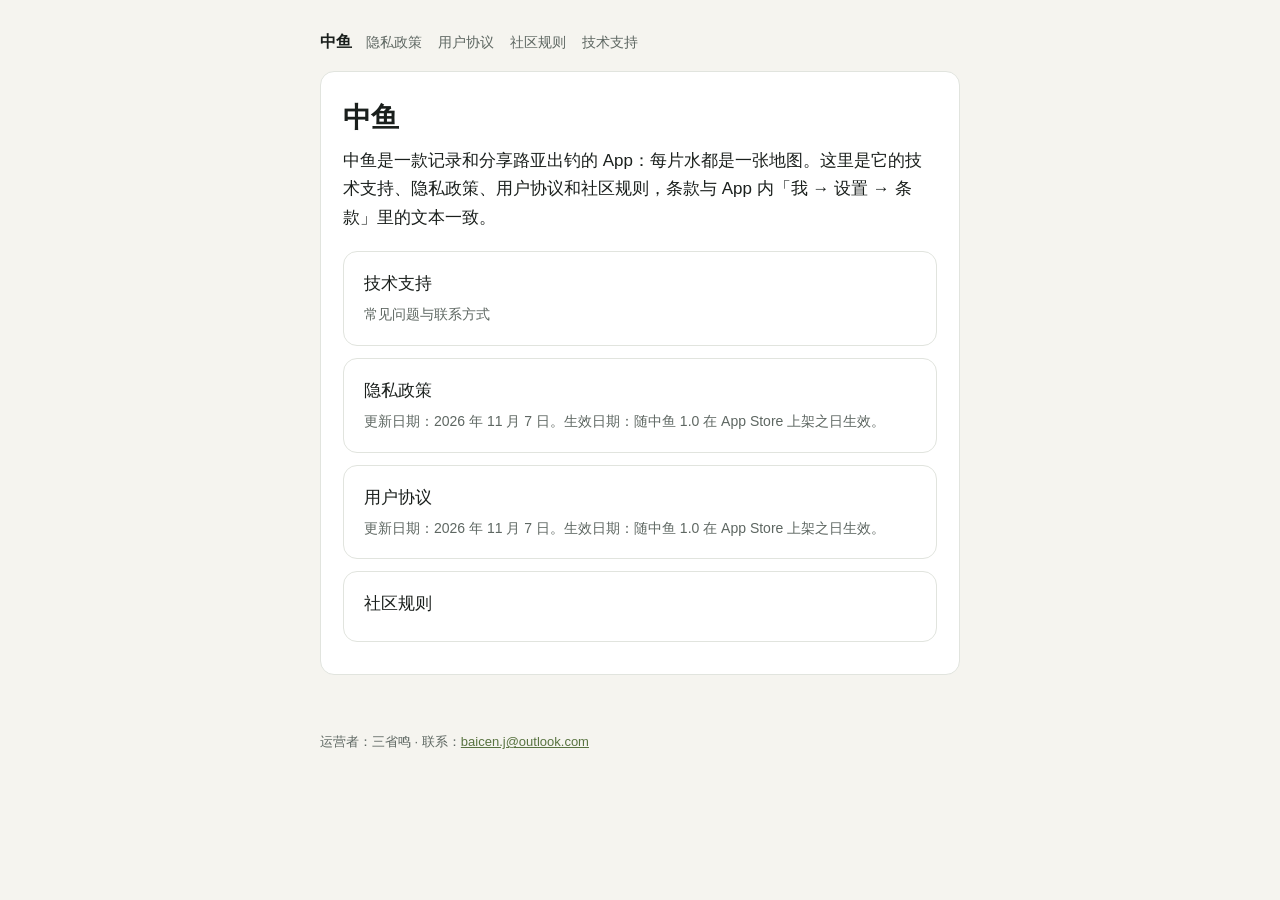
<file: index.html>
<!doctype html><html lang="zh-CN"><head><meta charset="utf-8"><meta name="viewport" content="width=device-width,initial-scale=1,viewport-fit=cover"><meta name="theme-color" content="#F5F4EF"><title>支持与条款 · 中鱼</title><link rel="icon" href="data:,"><link rel="stylesheet" href="style.css"></head><body><header><a class="brand" href="./">中鱼</a><nav aria-label="条款"><a href="legal/privacy/">隐私政策</a><a href="legal/terms/">用户协议</a><a href="legal/community/">社区规则</a><a href="support/">技术支持</a></nav></header><main><article><h1>中鱼</h1><p>中鱼是一款记录和分享路亚出钓的 App：每片水都是一张地图。这里是它的技术支持、隐私政策、用户协议和社区规则，条款与 App 内「我 → 设置 → 条款」里的文本一致。</p><div class="index"><a href="support/">技术支持<span>常见问题与联系方式</span></a><a href="legal/privacy/">隐私政策<span>更新日期：2026 年 11 月 7 日。生效日期：随中鱼 1.0 在 App Store 上架之日生效。</span></a><a href="legal/terms/">用户协议<span>更新日期：2026 年 11 月 7 日。生效日期：随中鱼 1.0 在 App Store 上架之日生效。</span></a><a href="legal/community/">社区规则<span></span></a></div></article></main><footer>运营者：三省鸣 · 联系：<a href="mailto:baicen.j@outlook.com">baicen.j@outlook.com</a></footer></body></html>
</file>
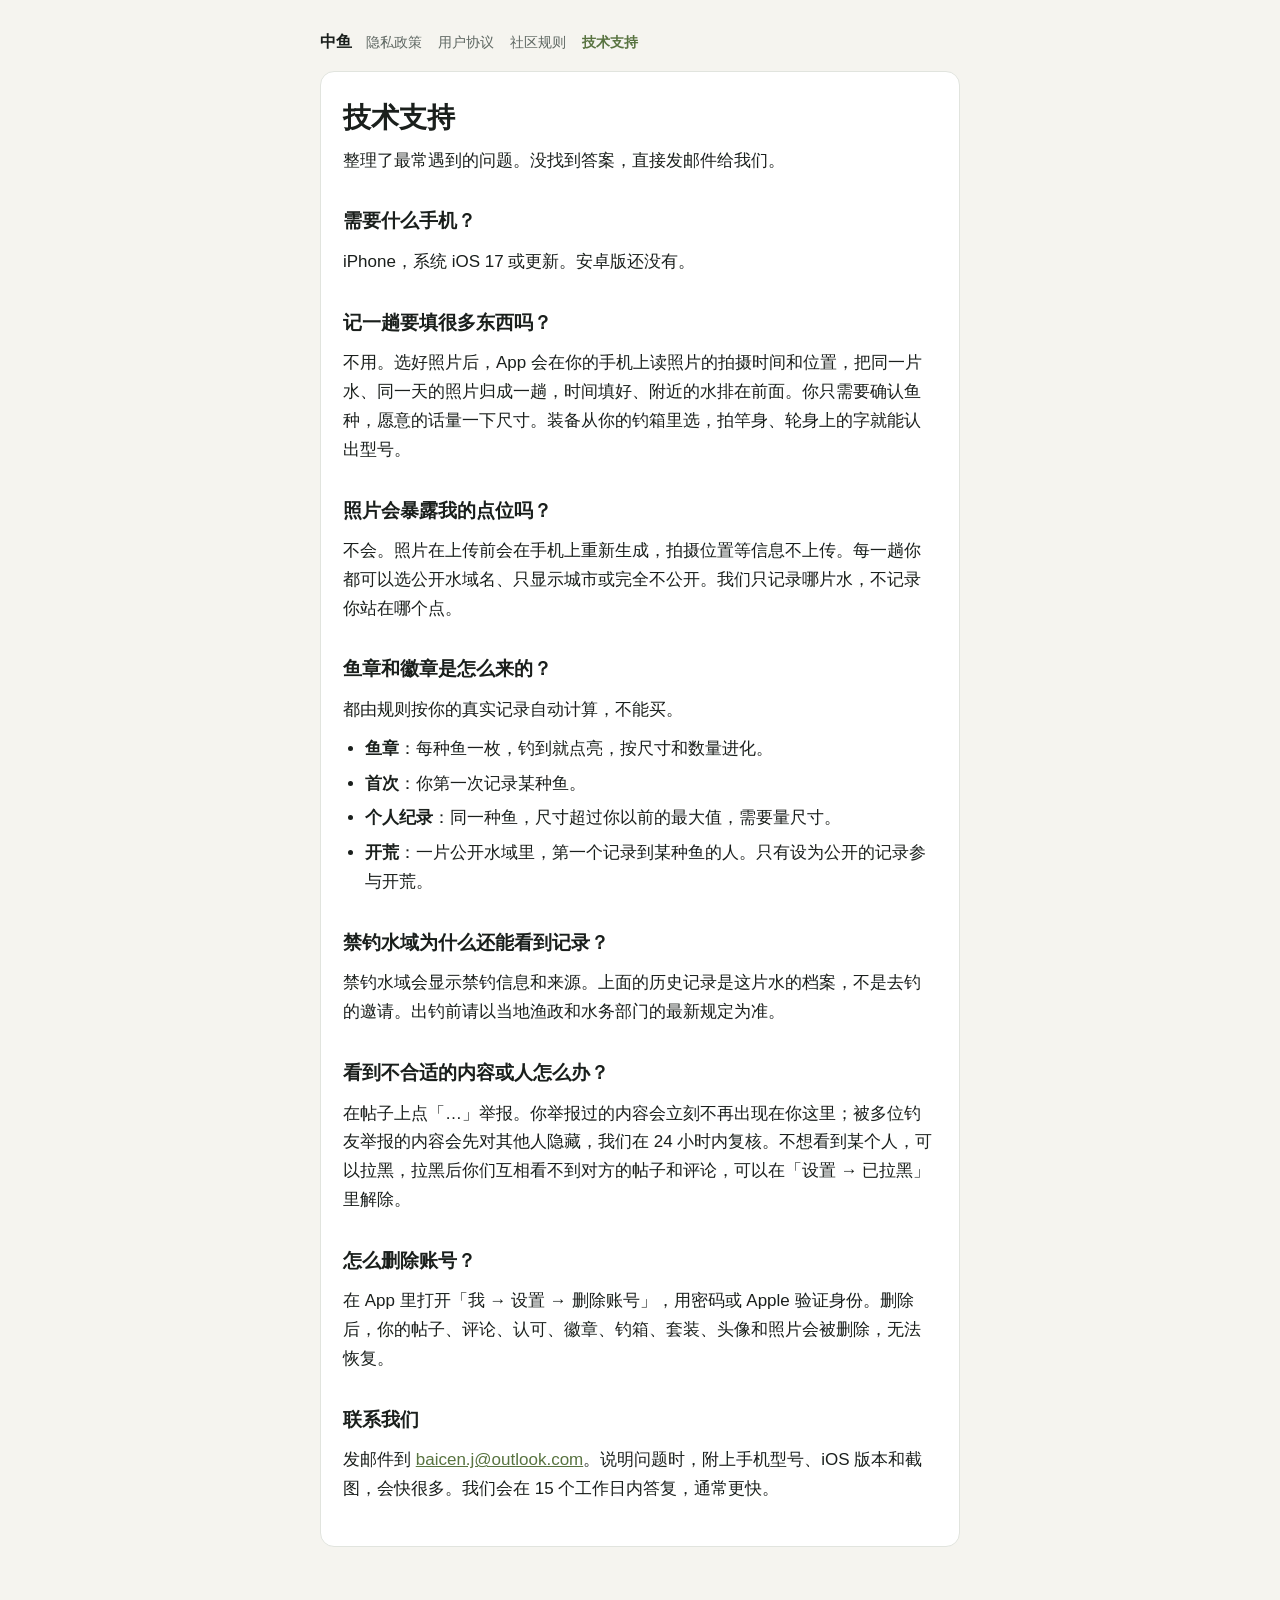
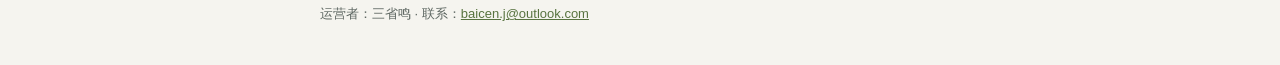
<file: support/index.html>
<!doctype html><html lang="zh-CN"><head><meta charset="utf-8"><meta name="viewport" content="width=device-width,initial-scale=1,viewport-fit=cover"><meta name="theme-color" content="#F5F4EF"><title>技术支持 · 中鱼</title><link rel="icon" href="data:,"><link rel="stylesheet" href="../style.css"></head><body><header><a class="brand" href="../">中鱼</a><nav aria-label="条款"><a href="../legal/privacy/">隐私政策</a><a href="../legal/terms/">用户协议</a><a href="../legal/community/">社区规则</a><a href="../support/" aria-current="page">技术支持</a></nav></header><main><article><h1>技术支持</h1><p>整理了最常遇到的问题。没找到答案，直接发邮件给我们。</p>
<h2>需要什么手机？</h2>
<p>iPhone，系统 iOS 17 或更新。安卓版还没有。</p>
<h2>记一趟要填很多东西吗？</h2>
<p>不用。选好照片后，App 会在你的手机上读照片的拍摄时间和位置，把同一片水、同一天的照片归成一趟，时间填好、附近的水排在前面。你只需要确认鱼种，愿意的话量一下尺寸。装备从你的钓箱里选，拍竿身、轮身上的字就能认出型号。</p>
<h2>照片会暴露我的点位吗？</h2>
<p>不会。照片在上传前会在手机上重新生成，拍摄位置等信息不上传。每一趟你都可以选公开水域名、只显示城市或完全不公开。我们只记录哪片水，不记录你站在哪个点。</p>
<h2>鱼章和徽章是怎么来的？</h2>
<p>都由规则按你的真实记录自动计算，不能买。</p>
<ul>
<li><strong>鱼章</strong>：每种鱼一枚，钓到就点亮，按尺寸和数量进化。</li>
<li><strong>首次</strong>：你第一次记录某种鱼。</li>
<li><strong>个人纪录</strong>：同一种鱼，尺寸超过你以前的最大值，需要量尺寸。</li>
<li><strong>开荒</strong>：一片公开水域里，第一个记录到某种鱼的人。只有设为公开的记录参与开荒。</li>
</ul>
<h2>禁钓水域为什么还能看到记录？</h2>
<p>禁钓水域会显示禁钓信息和来源。上面的历史记录是这片水的档案，不是去钓的邀请。出钓前请以当地渔政和水务部门的最新规定为准。</p>
<h2>看到不合适的内容或人怎么办？</h2>
<p>在帖子上点「…」举报。你举报过的内容会立刻不再出现在你这里；被多位钓友举报的内容会先对其他人隐藏，我们在 24 小时内复核。不想看到某个人，可以拉黑，拉黑后你们互相看不到对方的帖子和评论，可以在「设置 → 已拉黑」里解除。</p>
<h2>怎么删除账号？</h2>
<p>在 App 里打开「我 → 设置 → 删除账号」，用密码或 Apple 验证身份。删除后，你的帖子、评论、认可、徽章、钓箱、套装、头像和照片会被删除，无法恢复。</p>
<h2>联系我们</h2>
<p>发邮件到 <a href="mailto:baicen.j@outlook.com">baicen.j@outlook.com</a>。说明问题时，附上手机型号、iOS 版本和截图，会快很多。我们会在 15 个工作日内答复，通常更快。</p></article></main><footer>运营者：三省鸣 · 联系：<a href="mailto:baicen.j@outlook.com">baicen.j@outlook.com</a></footer></body></html>
</file>
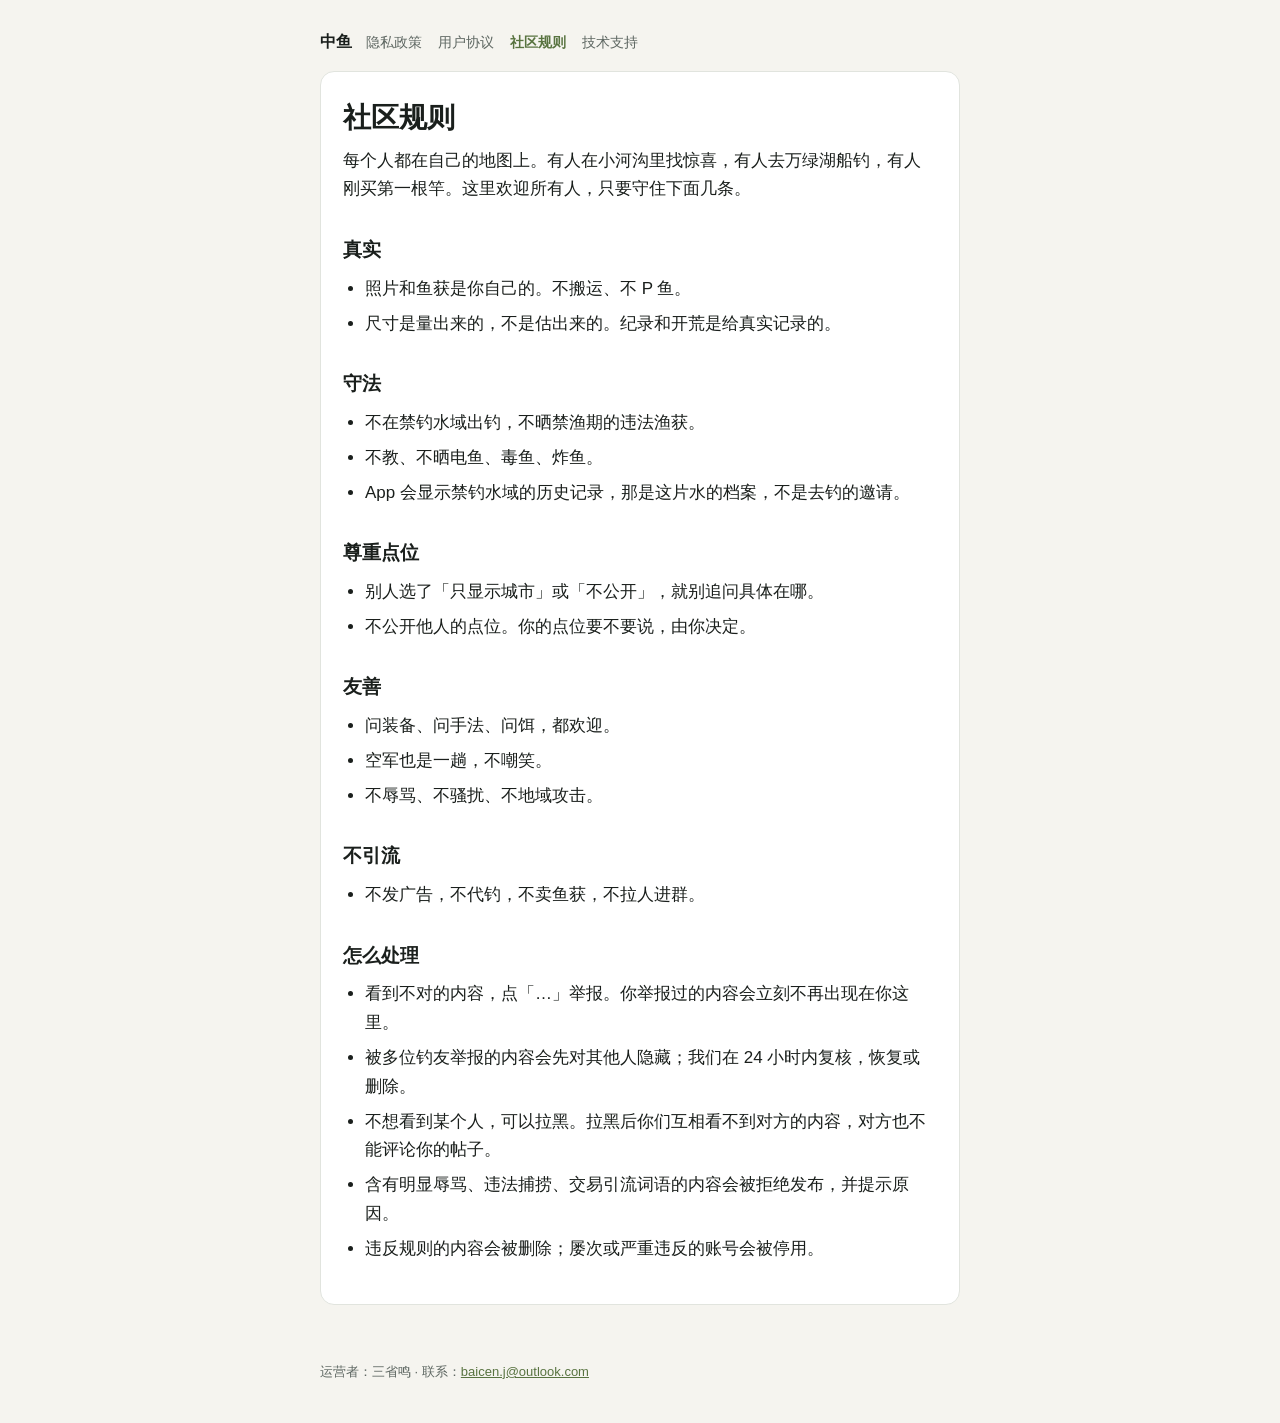
<file: legal/community/index.html>
<!doctype html><html lang="zh-CN"><head><meta charset="utf-8"><meta name="viewport" content="width=device-width,initial-scale=1,viewport-fit=cover"><meta name="theme-color" content="#F5F4EF"><title>社区规则 · 中鱼</title><link rel="icon" href="data:,"><link rel="stylesheet" href="../../style.css"></head><body><header><a class="brand" href="../../">中鱼</a><nav aria-label="条款"><a href="../../legal/privacy/">隐私政策</a><a href="../../legal/terms/">用户协议</a><a href="../../legal/community/" aria-current="page">社区规则</a><a href="../../support/">技术支持</a></nav></header><main><article><h1>社区规则</h1><p>每个人都在自己的地图上。有人在小河沟里找惊喜，有人去万绿湖船钓，有人刚买第一根竿。这里欢迎所有人，只要守住下面几条。</p>
<h2>真实</h2>
<ul>
<li>照片和鱼获是你自己的。不搬运、不 P 鱼。</li>
<li>尺寸是量出来的，不是估出来的。纪录和开荒是给真实记录的。</li>
</ul>
<h2>守法</h2>
<ul>
<li>不在禁钓水域出钓，不晒禁渔期的违法渔获。</li>
<li>不教、不晒电鱼、毒鱼、炸鱼。</li>
<li>App 会显示禁钓水域的历史记录，那是这片水的档案，不是去钓的邀请。</li>
</ul>
<h2>尊重点位</h2>
<ul>
<li>别人选了「只显示城市」或「不公开」，就别追问具体在哪。</li>
<li>不公开他人的点位。你的点位要不要说，由你决定。</li>
</ul>
<h2>友善</h2>
<ul>
<li>问装备、问手法、问饵，都欢迎。</li>
<li>空军也是一趟，不嘲笑。</li>
<li>不辱骂、不骚扰、不地域攻击。</li>
</ul>
<h2>不引流</h2>
<ul>
<li>不发广告，不代钓，不卖鱼获，不拉人进群。</li>
</ul>
<h2>怎么处理</h2>
<ul>
<li>看到不对的内容，点「…」举报。你举报过的内容会立刻不再出现在你这里。</li>
<li>被多位钓友举报的内容会先对其他人隐藏；我们在 24 小时内复核，恢复或删除。</li>
<li>不想看到某个人，可以拉黑。拉黑后你们互相看不到对方的内容，对方也不能评论你的帖子。</li>
<li>含有明显辱骂、违法捕捞、交易引流词语的内容会被拒绝发布，并提示原因。</li>
<li>违反规则的内容会被删除；屡次或严重违反的账号会被停用。</li>
</ul></article></main><footer>运营者：三省鸣 · 联系：<a href="mailto:baicen.j@outlook.com">baicen.j@outlook.com</a></footer></body></html>
</file>
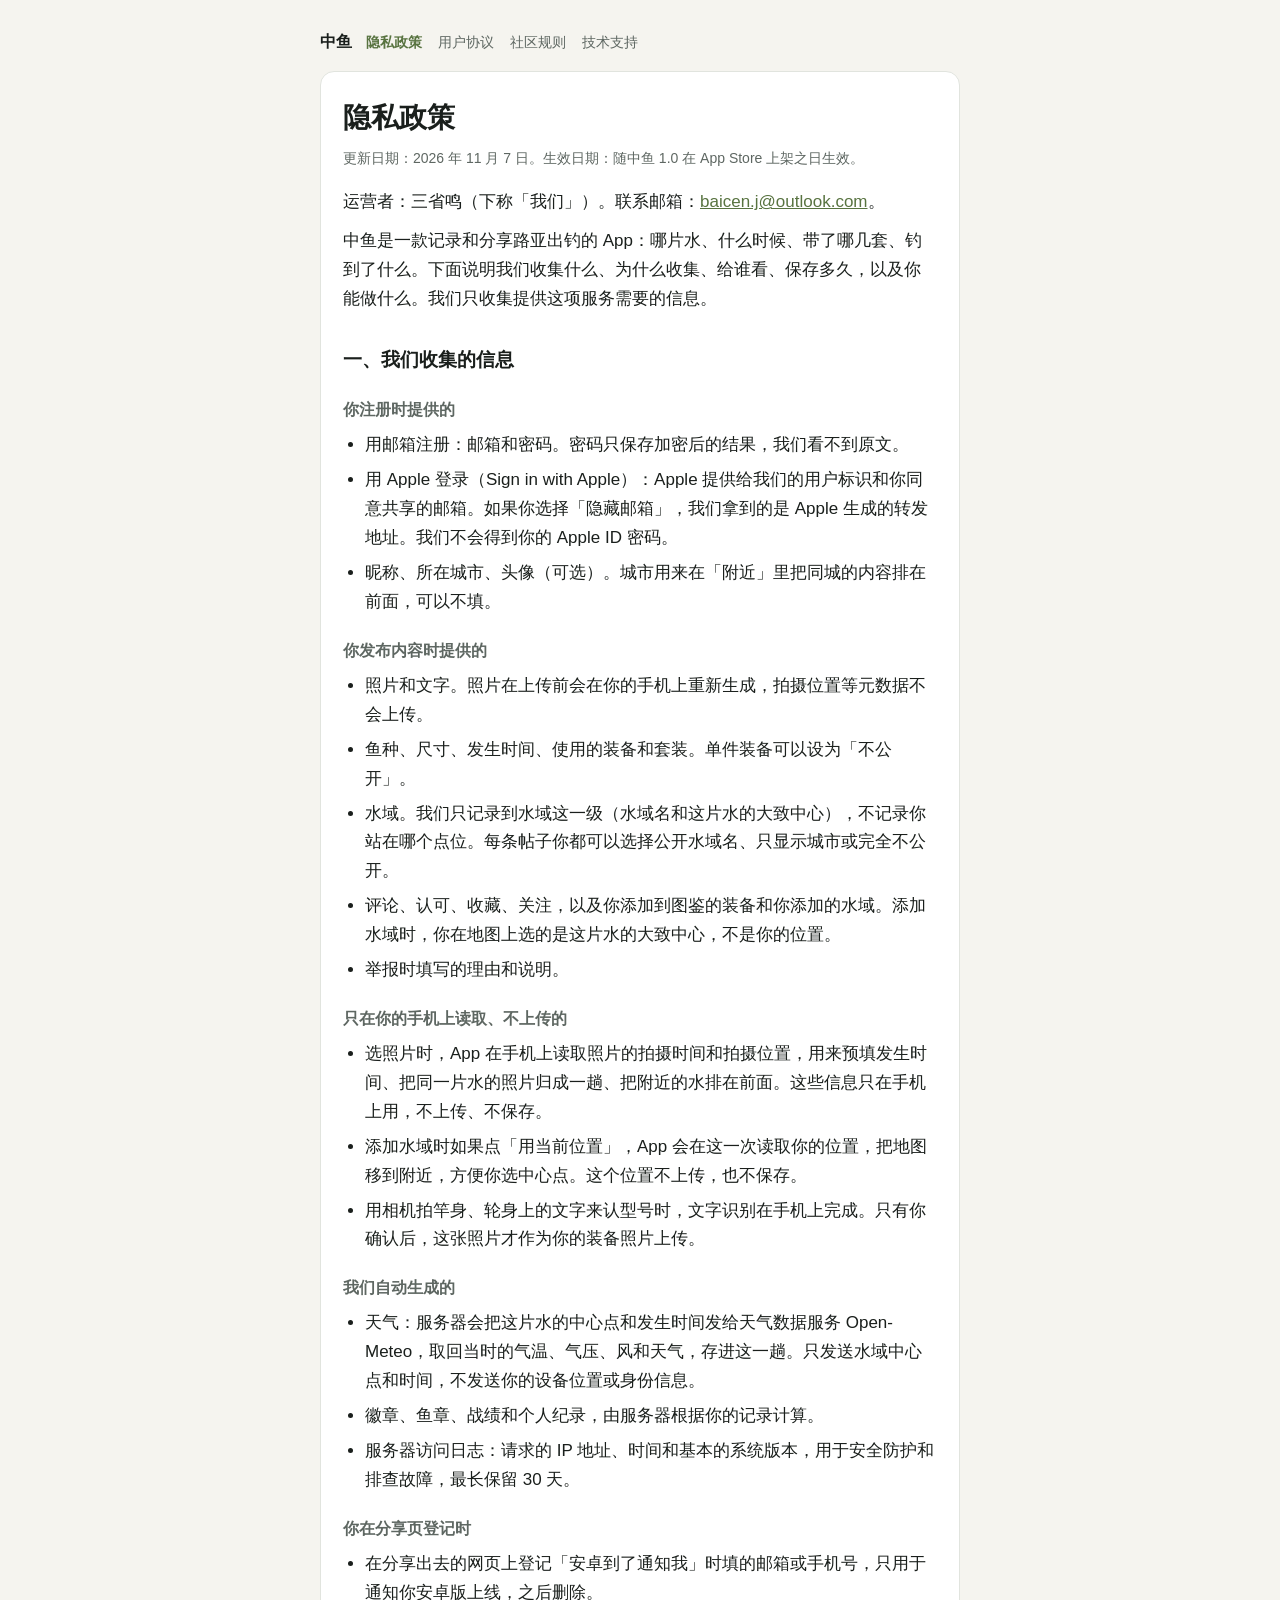
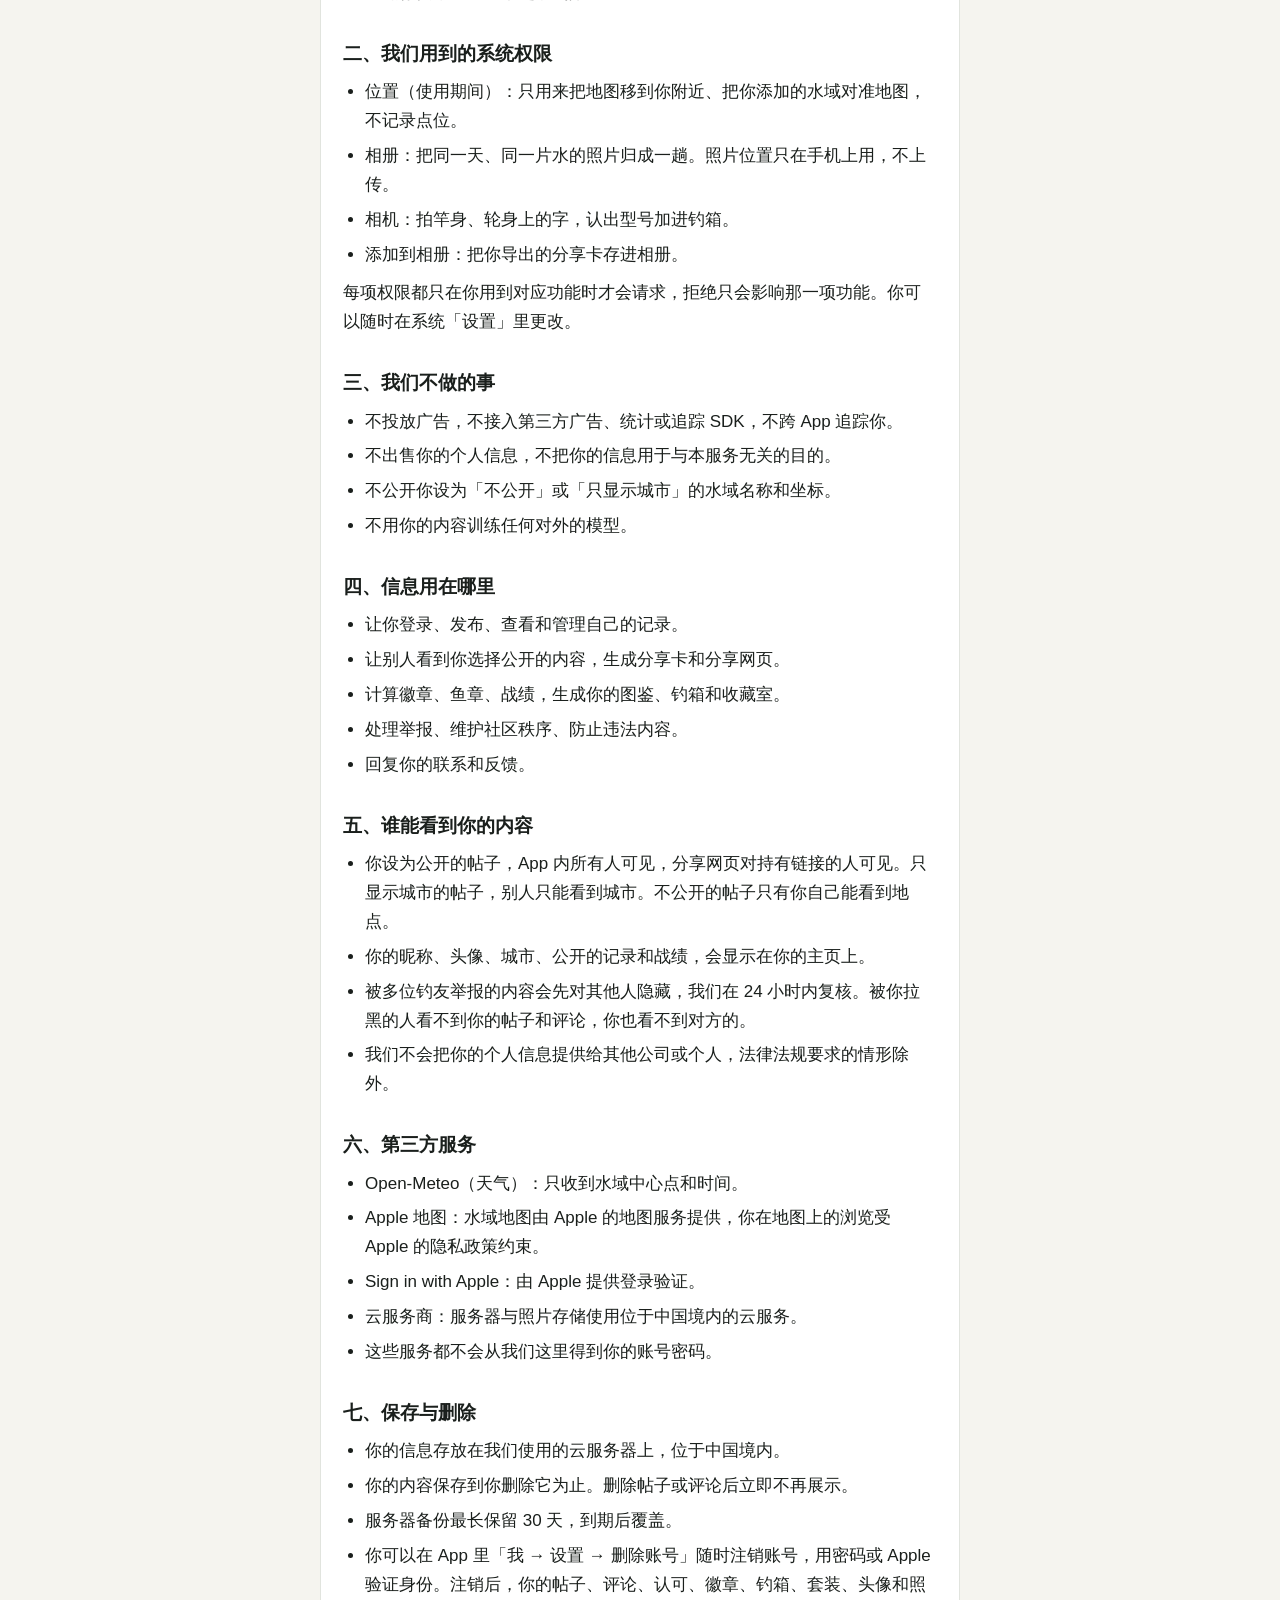
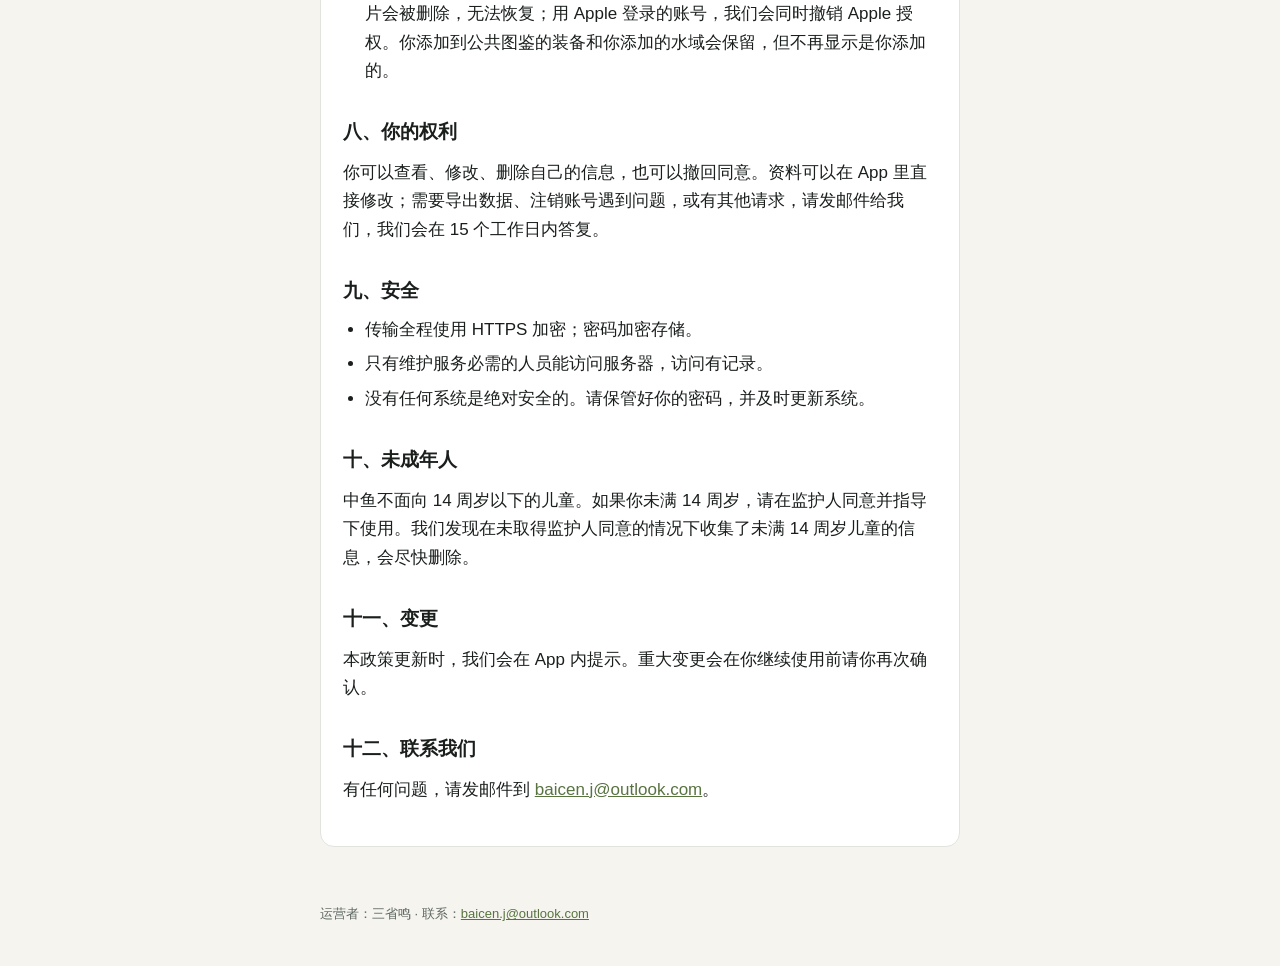
<file: legal/privacy/index.html>
<!doctype html><html lang="zh-CN"><head><meta charset="utf-8"><meta name="viewport" content="width=device-width,initial-scale=1,viewport-fit=cover"><meta name="theme-color" content="#F5F4EF"><title>隐私政策 · 中鱼</title><link rel="icon" href="data:,"><link rel="stylesheet" href="../../style.css"></head><body><header><a class="brand" href="../../">中鱼</a><nav aria-label="条款"><a href="../../legal/privacy/" aria-current="page">隐私政策</a><a href="../../legal/terms/">用户协议</a><a href="../../legal/community/">社区规则</a><a href="../../support/">技术支持</a></nav></header><main><article><h1>隐私政策</h1><p class="meta">更新日期：2026 年 11 月 7 日。生效日期：随中鱼 1.0 在 App Store 上架之日生效。</p><p>运营者：三省鸣（下称「我们」）。联系邮箱：<a href="mailto:baicen.j@outlook.com">baicen.j@outlook.com</a>。</p>
<p>中鱼是一款记录和分享路亚出钓的 App：哪片水、什么时候、带了哪几套、钓到了什么。下面说明我们收集什么、为什么收集、给谁看、保存多久，以及你能做什么。我们只收集提供这项服务需要的信息。</p>
<h2>一、我们收集的信息</h2>
<h3>你注册时提供的</h3>
<ul>
<li>用邮箱注册：邮箱和密码。密码只保存加密后的结果，我们看不到原文。</li>
<li>用 Apple 登录（Sign in with Apple）：Apple 提供给我们的用户标识和你同意共享的邮箱。如果你选择「隐藏邮箱」，我们拿到的是 Apple 生成的转发地址。我们不会得到你的 Apple ID 密码。</li>
<li>昵称、所在城市、头像（可选）。城市用来在「附近」里把同城的内容排在前面，可以不填。</li>
</ul>
<h3>你发布内容时提供的</h3>
<ul>
<li>照片和文字。照片在上传前会在你的手机上重新生成，拍摄位置等元数据不会上传。</li>
<li>鱼种、尺寸、发生时间、使用的装备和套装。单件装备可以设为「不公开」。</li>
<li>水域。我们只记录到水域这一级（水域名和这片水的大致中心），不记录你站在哪个点位。每条帖子你都可以选择公开水域名、只显示城市或完全不公开。</li>
<li>评论、认可、收藏、关注，以及你添加到图鉴的装备和你添加的水域。添加水域时，你在地图上选的是这片水的大致中心，不是你的位置。</li>
<li>举报时填写的理由和说明。</li>
</ul>
<h3>只在你的手机上读取、不上传的</h3>
<ul>
<li>选照片时，App 在手机上读取照片的拍摄时间和拍摄位置，用来预填发生时间、把同一片水的照片归成一趟、把附近的水排在前面。这些信息只在手机上用，不上传、不保存。</li>
<li>添加水域时如果点「用当前位置」，App 会在这一次读取你的位置，把地图移到附近，方便你选中心点。这个位置不上传，也不保存。</li>
<li>用相机拍竿身、轮身上的文字来认型号时，文字识别在手机上完成。只有你确认后，这张照片才作为你的装备照片上传。</li>
</ul>
<h3>我们自动生成的</h3>
<ul>
<li>天气：服务器会把这片水的中心点和发生时间发给天气数据服务 Open-Meteo，取回当时的气温、气压、风和天气，存进这一趟。只发送水域中心点和时间，不发送你的设备位置或身份信息。</li>
<li>徽章、鱼章、战绩和个人纪录，由服务器根据你的记录计算。</li>
<li>服务器访问日志：请求的 IP 地址、时间和基本的系统版本，用于安全防护和排查故障，最长保留 30 天。</li>
</ul>
<h3>你在分享页登记时</h3>
<ul>
<li>在分享出去的网页上登记「安卓到了通知我」时填的邮箱或手机号，只用于通知你安卓版上线，之后删除。</li>
</ul>
<h2>二、我们用到的系统权限</h2>
<ul>
<li>位置（使用期间）：只用来把地图移到你附近、把你添加的水域对准地图，不记录点位。</li>
<li>相册：把同一天、同一片水的照片归成一趟。照片位置只在手机上用，不上传。</li>
<li>相机：拍竿身、轮身上的字，认出型号加进钓箱。</li>
<li>添加到相册：把你导出的分享卡存进相册。</li>
</ul>
<p>每项权限都只在你用到对应功能时才会请求，拒绝只会影响那一项功能。你可以随时在系统「设置」里更改。</p>
<h2>三、我们不做的事</h2>
<ul>
<li>不投放广告，不接入第三方广告、统计或追踪 SDK，不跨 App 追踪你。</li>
<li>不出售你的个人信息，不把你的信息用于与本服务无关的目的。</li>
<li>不公开你设为「不公开」或「只显示城市」的水域名称和坐标。</li>
<li>不用你的内容训练任何对外的模型。</li>
</ul>
<h2>四、信息用在哪里</h2>
<ul>
<li>让你登录、发布、查看和管理自己的记录。</li>
<li>让别人看到你选择公开的内容，生成分享卡和分享网页。</li>
<li>计算徽章、鱼章、战绩，生成你的图鉴、钓箱和收藏室。</li>
<li>处理举报、维护社区秩序、防止违法内容。</li>
<li>回复你的联系和反馈。</li>
</ul>
<h2>五、谁能看到你的内容</h2>
<ul>
<li>你设为公开的帖子，App 内所有人可见，分享网页对持有链接的人可见。只显示城市的帖子，别人只能看到城市。不公开的帖子只有你自己能看到地点。</li>
<li>你的昵称、头像、城市、公开的记录和战绩，会显示在你的主页上。</li>
<li>被多位钓友举报的内容会先对其他人隐藏，我们在 24 小时内复核。被你拉黑的人看不到你的帖子和评论，你也看不到对方的。</li>
<li>我们不会把你的个人信息提供给其他公司或个人，法律法规要求的情形除外。</li>
</ul>
<h2>六、第三方服务</h2>
<ul>
<li>Open-Meteo（天气）：只收到水域中心点和时间。</li>
<li>Apple 地图：水域地图由 Apple 的地图服务提供，你在地图上的浏览受 Apple 的隐私政策约束。</li>
<li>Sign in with Apple：由 Apple 提供登录验证。</li>
<li>云服务商：服务器与照片存储使用位于中国境内的云服务。</li>
<li>这些服务都不会从我们这里得到你的账号密码。</li>
</ul>
<h2>七、保存与删除</h2>
<ul>
<li>你的信息存放在我们使用的云服务器上，位于中国境内。</li>
<li>你的内容保存到你删除它为止。删除帖子或评论后立即不再展示。</li>
<li>服务器备份最长保留 30 天，到期后覆盖。</li>
<li>你可以在 App 里「我 → 设置 → 删除账号」随时注销账号，用密码或 Apple 验证身份。注销后，你的帖子、评论、认可、徽章、钓箱、套装、头像和照片会被删除，无法恢复；用 Apple 登录的账号，我们会同时撤销 Apple 授权。你添加到公共图鉴的装备和你添加的水域会保留，但不再显示是你添加的。</li>
</ul>
<h2>八、你的权利</h2>
<p>你可以查看、修改、删除自己的信息，也可以撤回同意。资料可以在 App 里直接修改；需要导出数据、注销账号遇到问题，或有其他请求，请发邮件给我们，我们会在 15 个工作日内答复。</p>
<h2>九、安全</h2>
<ul>
<li>传输全程使用 HTTPS 加密；密码加密存储。</li>
<li>只有维护服务必需的人员能访问服务器，访问有记录。</li>
<li>没有任何系统是绝对安全的。请保管好你的密码，并及时更新系统。</li>
</ul>
<h2>十、未成年人</h2>
<p>中鱼不面向 14 周岁以下的儿童。如果你未满 14 周岁，请在监护人同意并指导下使用。我们发现在未取得监护人同意的情况下收集了未满 14 周岁儿童的信息，会尽快删除。</p>
<h2>十一、变更</h2>
<p>本政策更新时，我们会在 App 内提示。重大变更会在你继续使用前请你再次确认。</p>
<h2>十二、联系我们</h2>
<p>有任何问题，请发邮件到 <a href="mailto:baicen.j@outlook.com">baicen.j@outlook.com</a>。</p></article></main><footer>运营者：三省鸣 · 联系：<a href="mailto:baicen.j@outlook.com">baicen.j@outlook.com</a></footer></body></html>
</file>
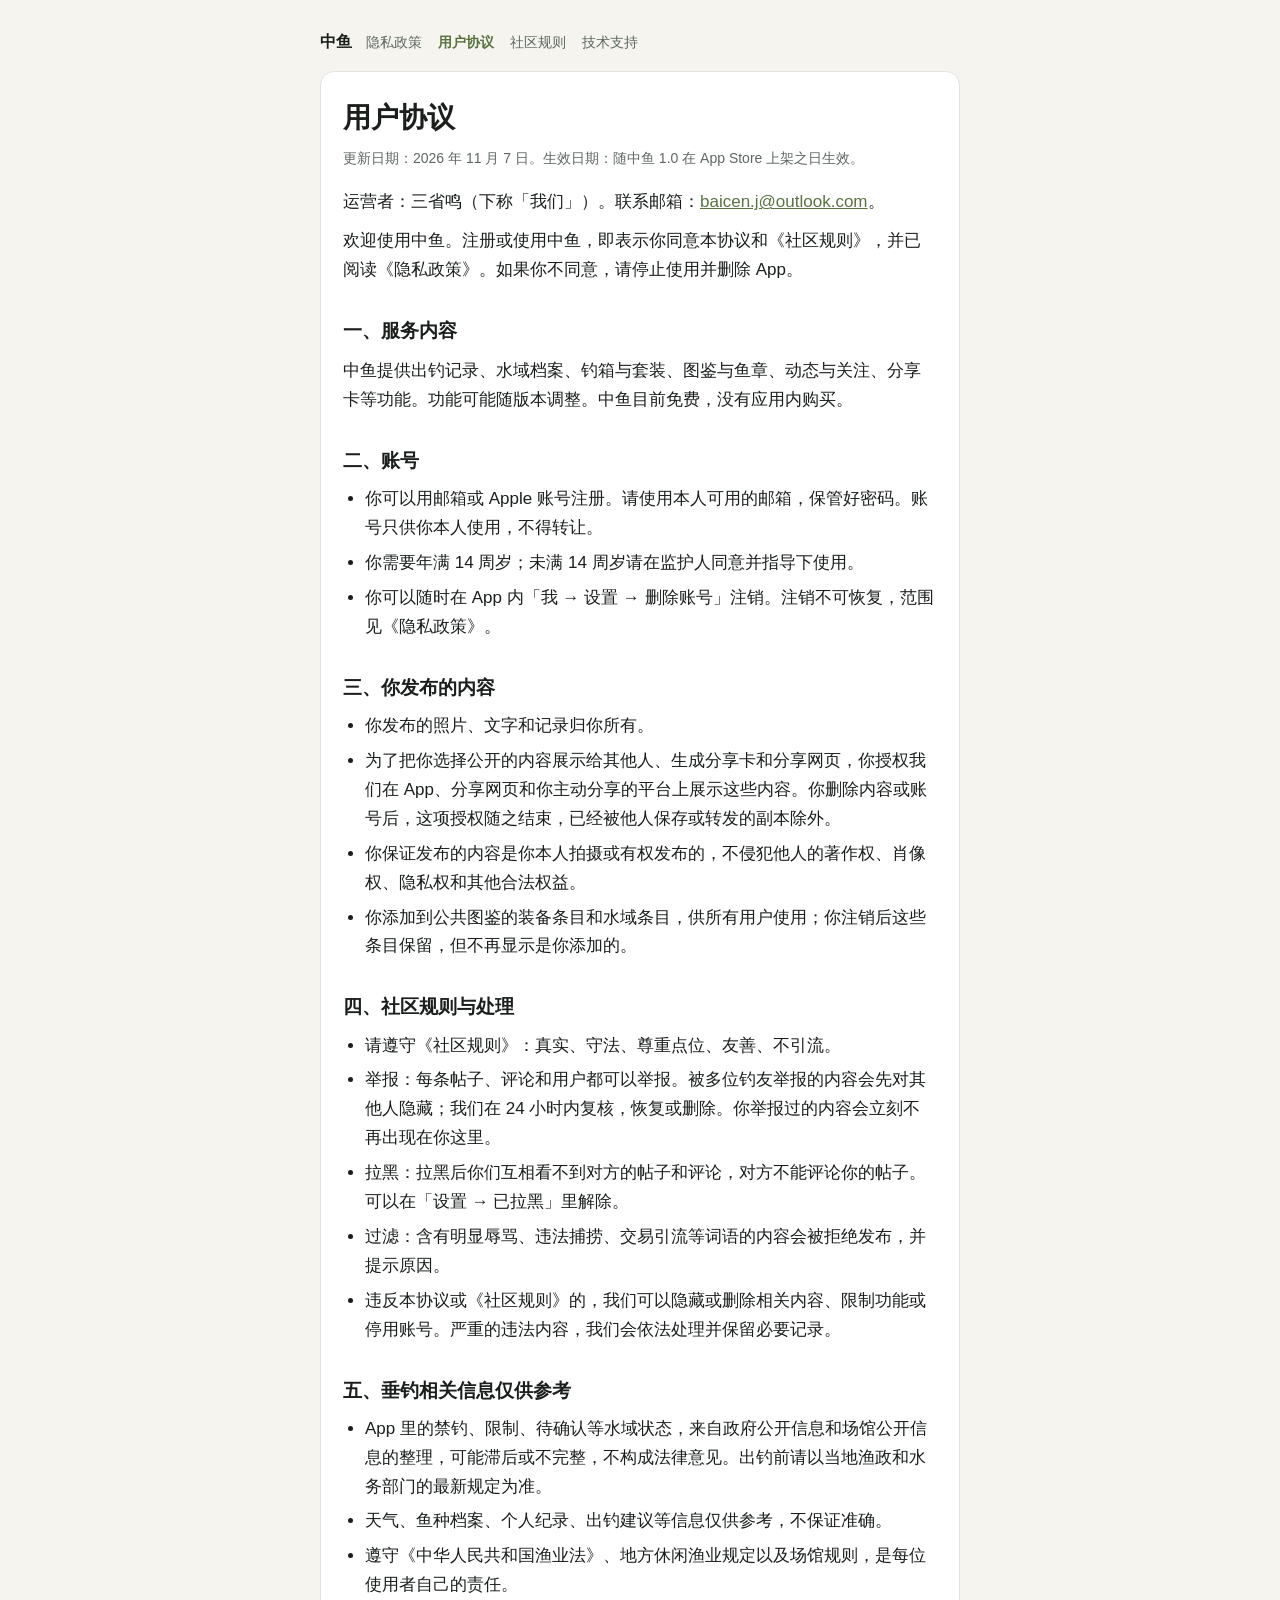
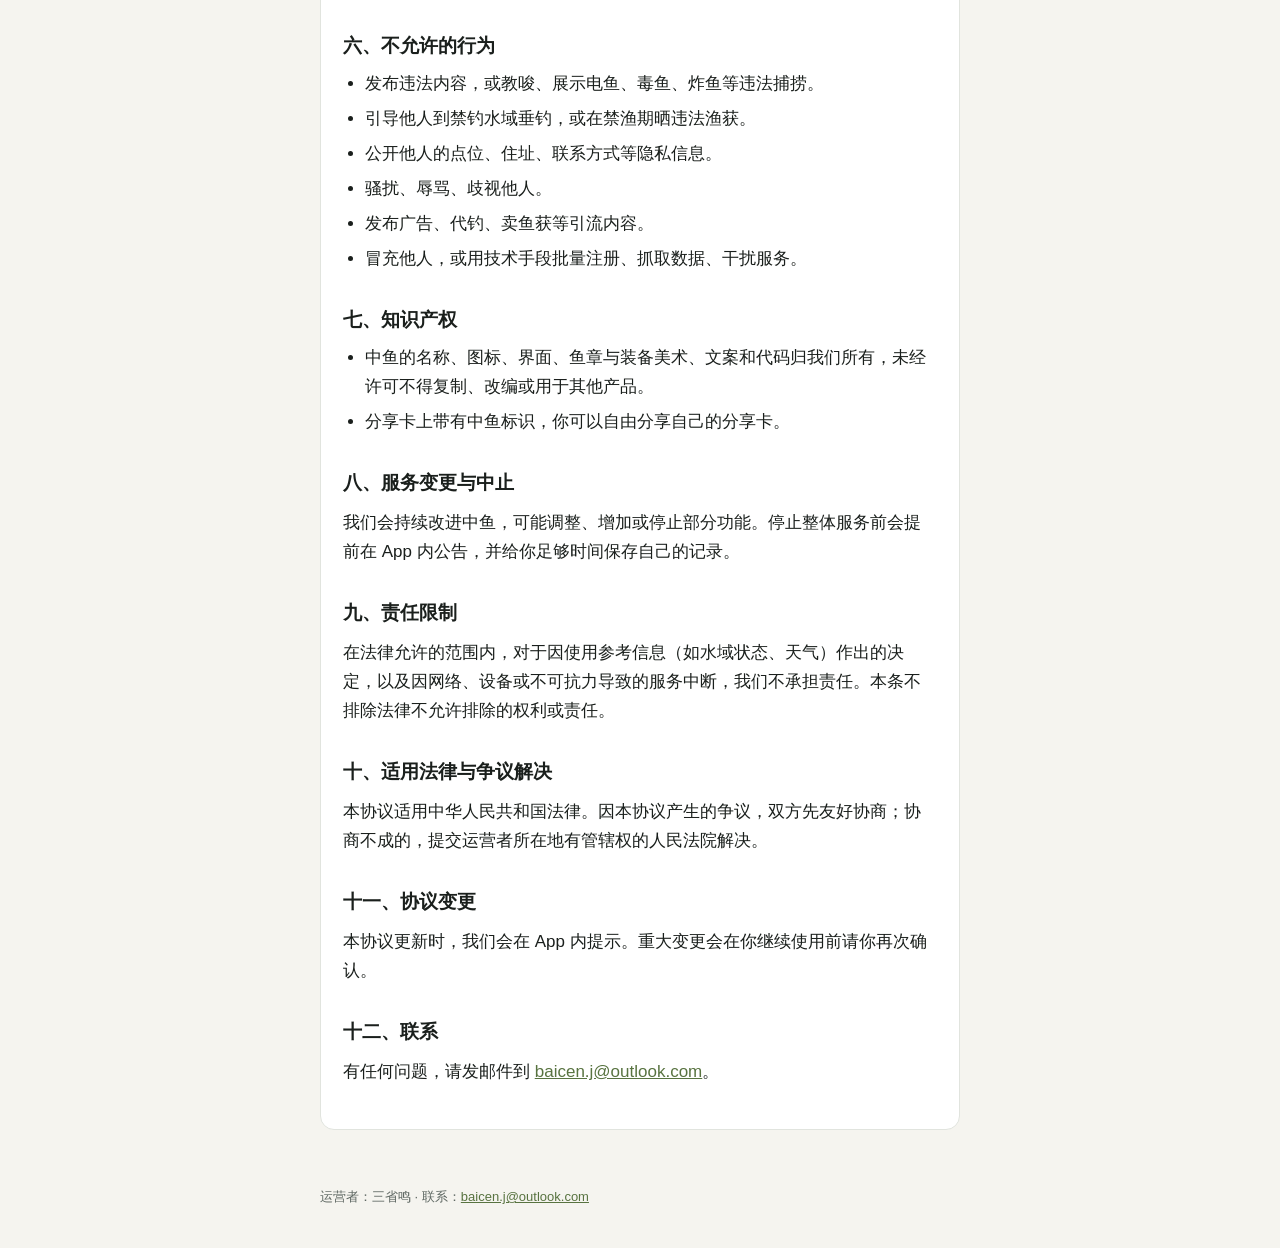
<file: legal/terms/index.html>
<!doctype html><html lang="zh-CN"><head><meta charset="utf-8"><meta name="viewport" content="width=device-width,initial-scale=1,viewport-fit=cover"><meta name="theme-color" content="#F5F4EF"><title>用户协议 · 中鱼</title><link rel="icon" href="data:,"><link rel="stylesheet" href="../../style.css"></head><body><header><a class="brand" href="../../">中鱼</a><nav aria-label="条款"><a href="../../legal/privacy/">隐私政策</a><a href="../../legal/terms/" aria-current="page">用户协议</a><a href="../../legal/community/">社区规则</a><a href="../../support/">技术支持</a></nav></header><main><article><h1>用户协议</h1><p class="meta">更新日期：2026 年 11 月 7 日。生效日期：随中鱼 1.0 在 App Store 上架之日生效。</p><p>运营者：三省鸣（下称「我们」）。联系邮箱：<a href="mailto:baicen.j@outlook.com">baicen.j@outlook.com</a>。</p>
<p>欢迎使用中鱼。注册或使用中鱼，即表示你同意本协议和《社区规则》，并已阅读《隐私政策》。如果你不同意，请停止使用并删除 App。</p>
<h2>一、服务内容</h2>
<p>中鱼提供出钓记录、水域档案、钓箱与套装、图鉴与鱼章、动态与关注、分享卡等功能。功能可能随版本调整。中鱼目前免费，没有应用内购买。</p>
<h2>二、账号</h2>
<ul>
<li>你可以用邮箱或 Apple 账号注册。请使用本人可用的邮箱，保管好密码。账号只供你本人使用，不得转让。</li>
<li>你需要年满 14 周岁；未满 14 周岁请在监护人同意并指导下使用。</li>
<li>你可以随时在 App 内「我 → 设置 → 删除账号」注销。注销不可恢复，范围见《隐私政策》。</li>
</ul>
<h2>三、你发布的内容</h2>
<ul>
<li>你发布的照片、文字和记录归你所有。</li>
<li>为了把你选择公开的内容展示给其他人、生成分享卡和分享网页，你授权我们在 App、分享网页和你主动分享的平台上展示这些内容。你删除内容或账号后，这项授权随之结束，已经被他人保存或转发的副本除外。</li>
<li>你保证发布的内容是你本人拍摄或有权发布的，不侵犯他人的著作权、肖像权、隐私权和其他合法权益。</li>
<li>你添加到公共图鉴的装备条目和水域条目，供所有用户使用；你注销后这些条目保留，但不再显示是你添加的。</li>
</ul>
<h2>四、社区规则与处理</h2>
<ul>
<li>请遵守《社区规则》：真实、守法、尊重点位、友善、不引流。</li>
<li>举报：每条帖子、评论和用户都可以举报。被多位钓友举报的内容会先对其他人隐藏；我们在 24 小时内复核，恢复或删除。你举报过的内容会立刻不再出现在你这里。</li>
<li>拉黑：拉黑后你们互相看不到对方的帖子和评论，对方不能评论你的帖子。可以在「设置 → 已拉黑」里解除。</li>
<li>过滤：含有明显辱骂、违法捕捞、交易引流等词语的内容会被拒绝发布，并提示原因。</li>
<li>违反本协议或《社区规则》的，我们可以隐藏或删除相关内容、限制功能或停用账号。严重的违法内容，我们会依法处理并保留必要记录。</li>
</ul>
<h2>五、垂钓相关信息仅供参考</h2>
<ul>
<li>App 里的禁钓、限制、待确认等水域状态，来自政府公开信息和场馆公开信息的整理，可能滞后或不完整，不构成法律意见。出钓前请以当地渔政和水务部门的最新规定为准。</li>
<li>天气、鱼种档案、个人纪录、出钓建议等信息仅供参考，不保证准确。</li>
<li>遵守《中华人民共和国渔业法》、地方休闲渔业规定以及场馆规则，是每位使用者自己的责任。</li>
</ul>
<h2>六、不允许的行为</h2>
<ul>
<li>发布违法内容，或教唆、展示电鱼、毒鱼、炸鱼等违法捕捞。</li>
<li>引导他人到禁钓水域垂钓，或在禁渔期晒违法渔获。</li>
<li>公开他人的点位、住址、联系方式等隐私信息。</li>
<li>骚扰、辱骂、歧视他人。</li>
<li>发布广告、代钓、卖鱼获等引流内容。</li>
<li>冒充他人，或用技术手段批量注册、抓取数据、干扰服务。</li>
</ul>
<h2>七、知识产权</h2>
<ul>
<li>中鱼的名称、图标、界面、鱼章与装备美术、文案和代码归我们所有，未经许可不得复制、改编或用于其他产品。</li>
<li>分享卡上带有中鱼标识，你可以自由分享自己的分享卡。</li>
</ul>
<h2>八、服务变更与中止</h2>
<p>我们会持续改进中鱼，可能调整、增加或停止部分功能。停止整体服务前会提前在 App 内公告，并给你足够时间保存自己的记录。</p>
<h2>九、责任限制</h2>
<p>在法律允许的范围内，对于因使用参考信息（如水域状态、天气）作出的决定，以及因网络、设备或不可抗力导致的服务中断，我们不承担责任。本条不排除法律不允许排除的权利或责任。</p>
<h2>十、适用法律与争议解决</h2>
<p>本协议适用中华人民共和国法律。因本协议产生的争议，双方先友好协商；协商不成的，提交运营者所在地有管辖权的人民法院解决。</p>
<h2>十一、协议变更</h2>
<p>本协议更新时，我们会在 App 内提示。重大变更会在你继续使用前请你再次确认。</p>
<h2>十二、联系</h2>
<p>有任何问题，请发邮件到 <a href="mailto:baicen.j@outlook.com">baicen.j@outlook.com</a>。</p></article></main><footer>运营者：三省鸣 · 联系：<a href="mailto:baicen.j@outlook.com">baicen.j@outlook.com</a></footer></body></html>
</file>
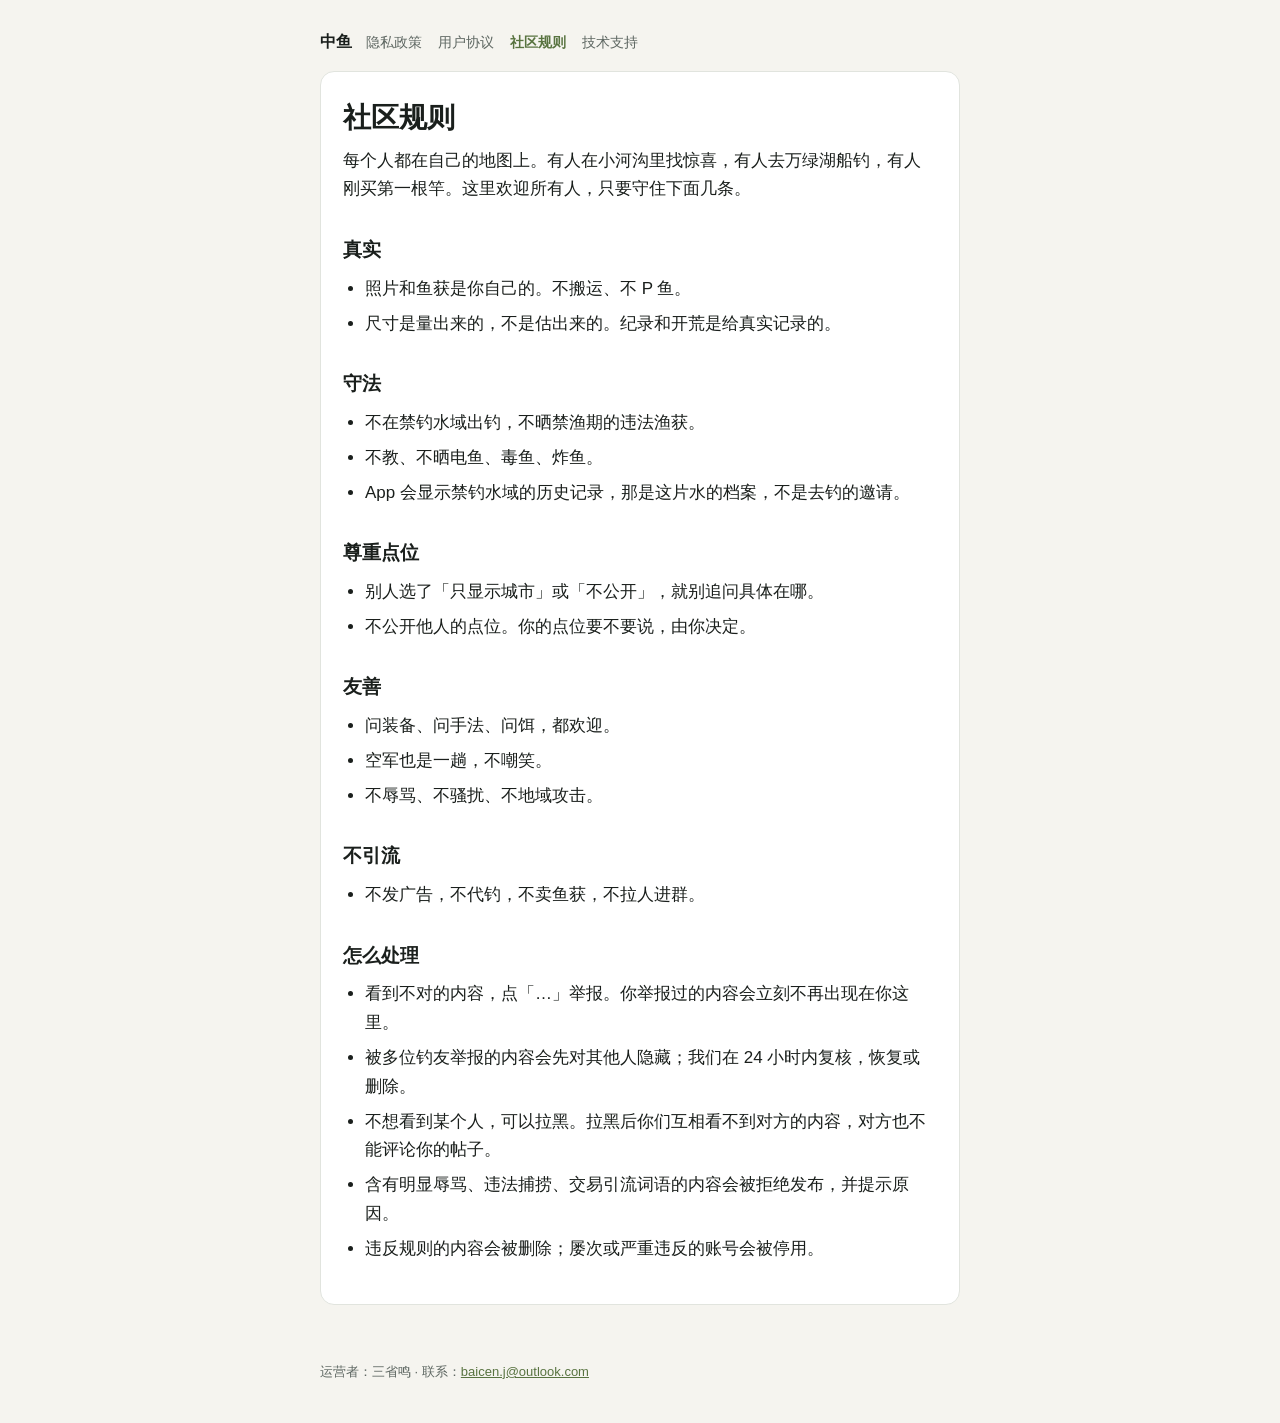
<file: community.html>
<!doctype html><html lang="zh-CN"><head><meta charset="utf-8"><meta http-equiv="refresh" content="0; url=legal/community/"><link rel="canonical" href="https://sgd-shine.github.io/zhongyu-support/legal/community/"><title>跳转中</title></head><body><a href="legal/community/">这页搬到了这里</a></body></html>
</file>
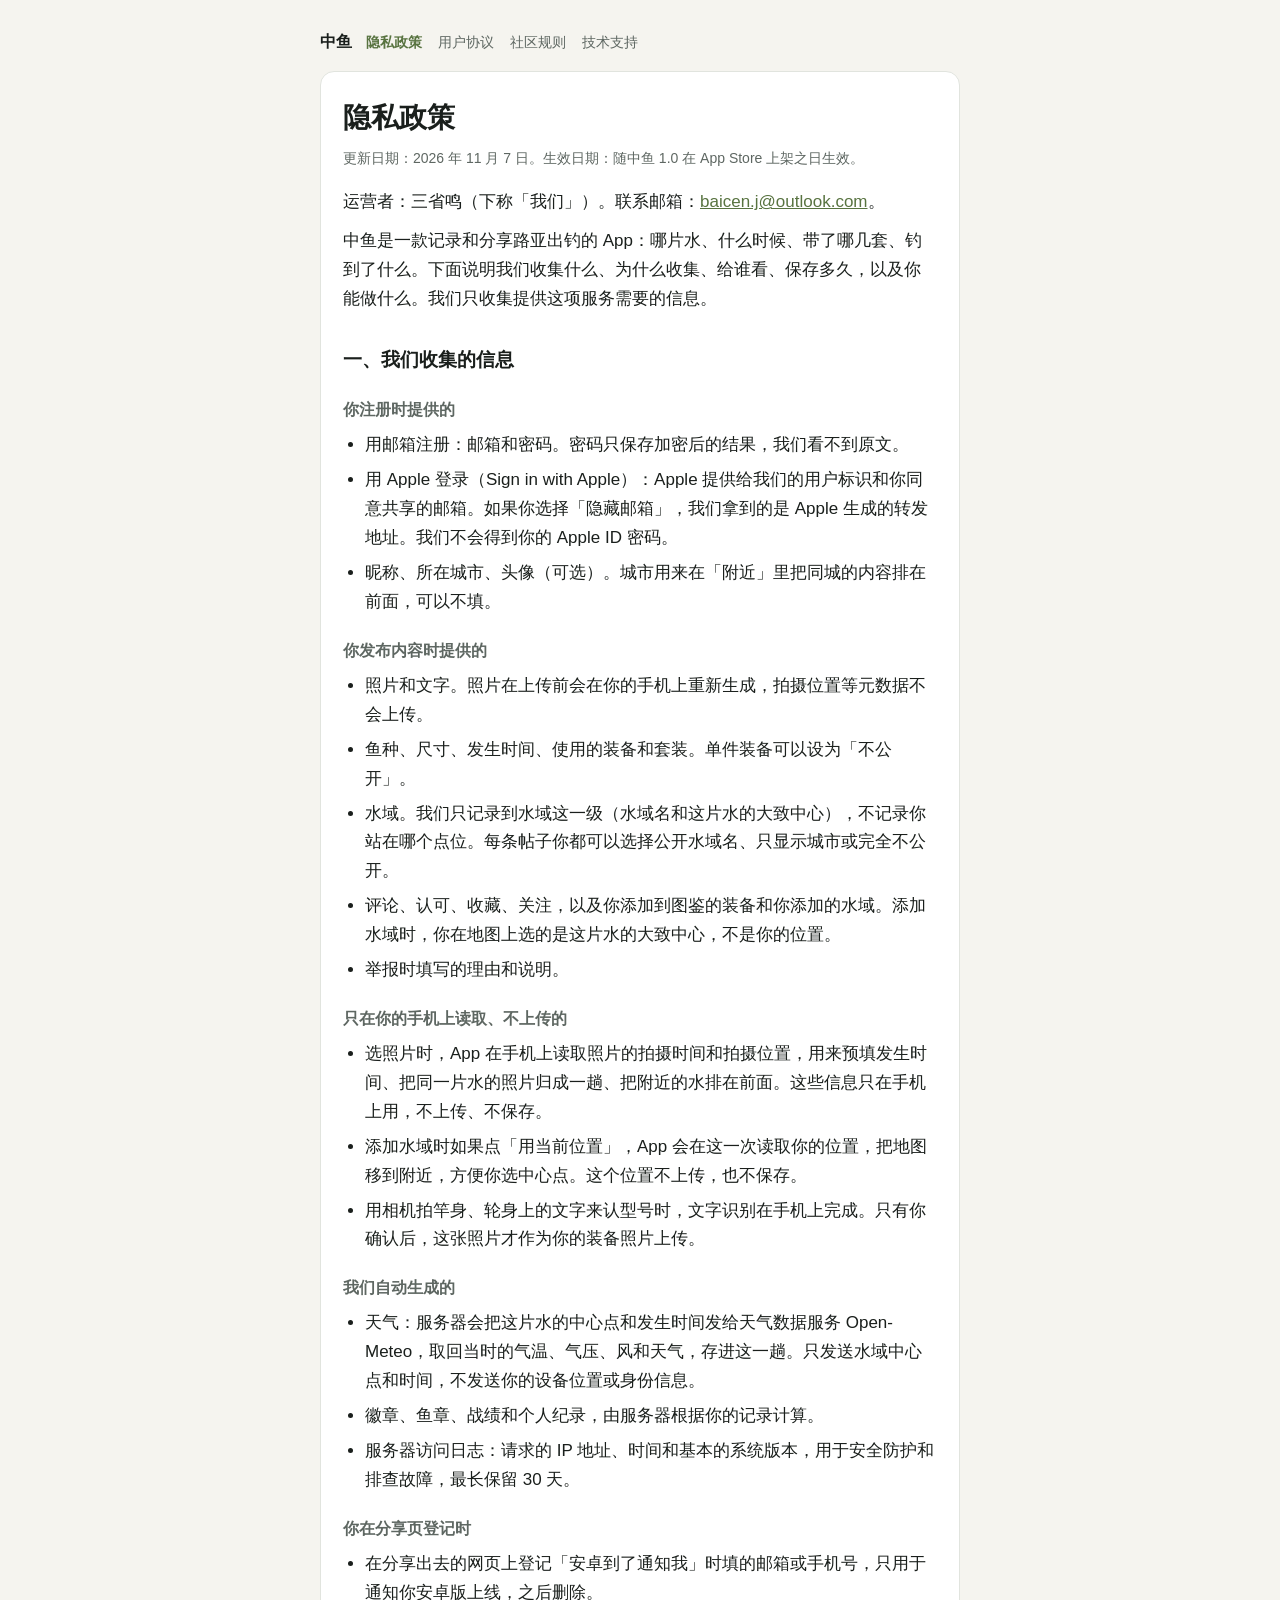
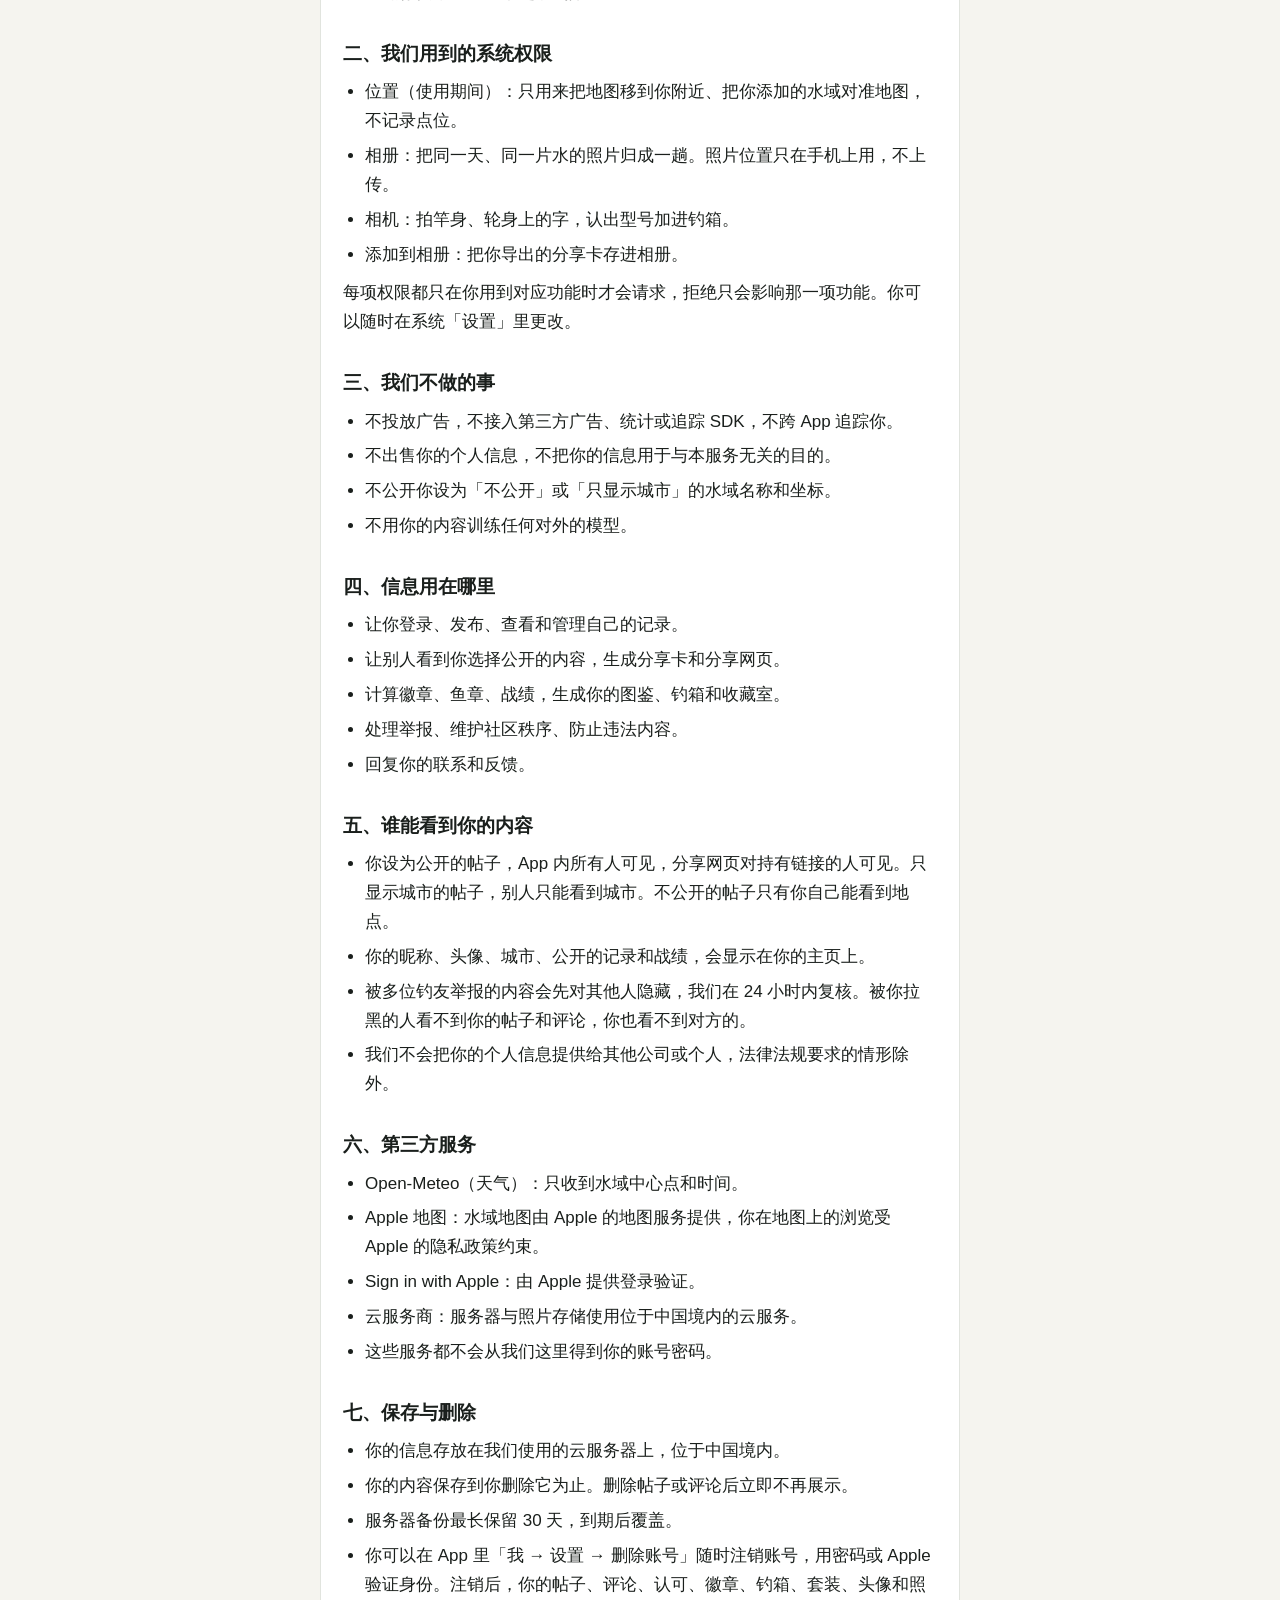
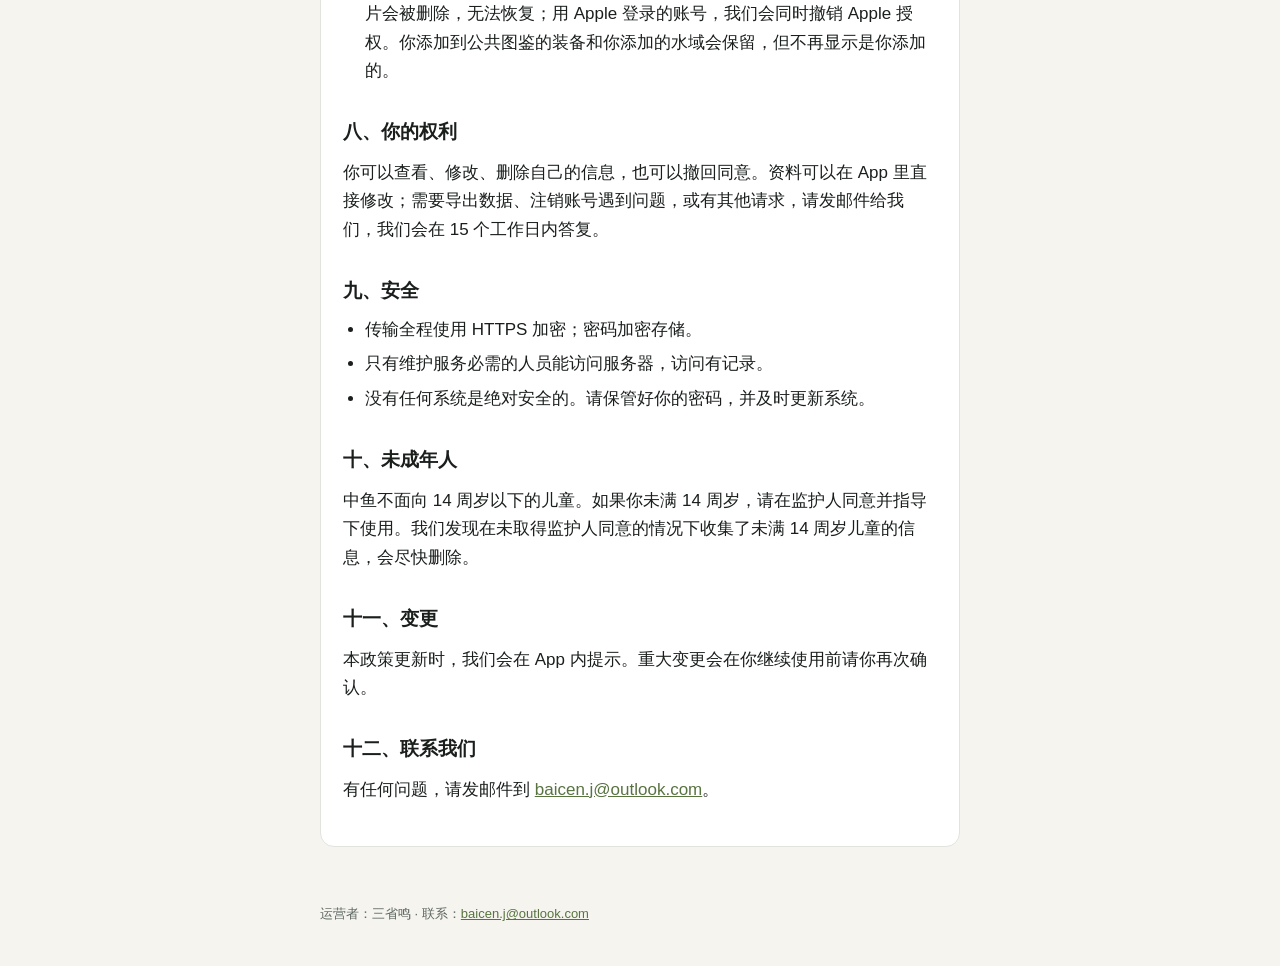
<file: privacy.html>
<!doctype html><html lang="zh-CN"><head><meta charset="utf-8"><meta http-equiv="refresh" content="0; url=legal/privacy/"><link rel="canonical" href="https://sgd-shine.github.io/zhongyu-support/legal/privacy/"><title>跳转中</title></head><body><a href="legal/privacy/">这页搬到了这里</a></body></html>
</file>
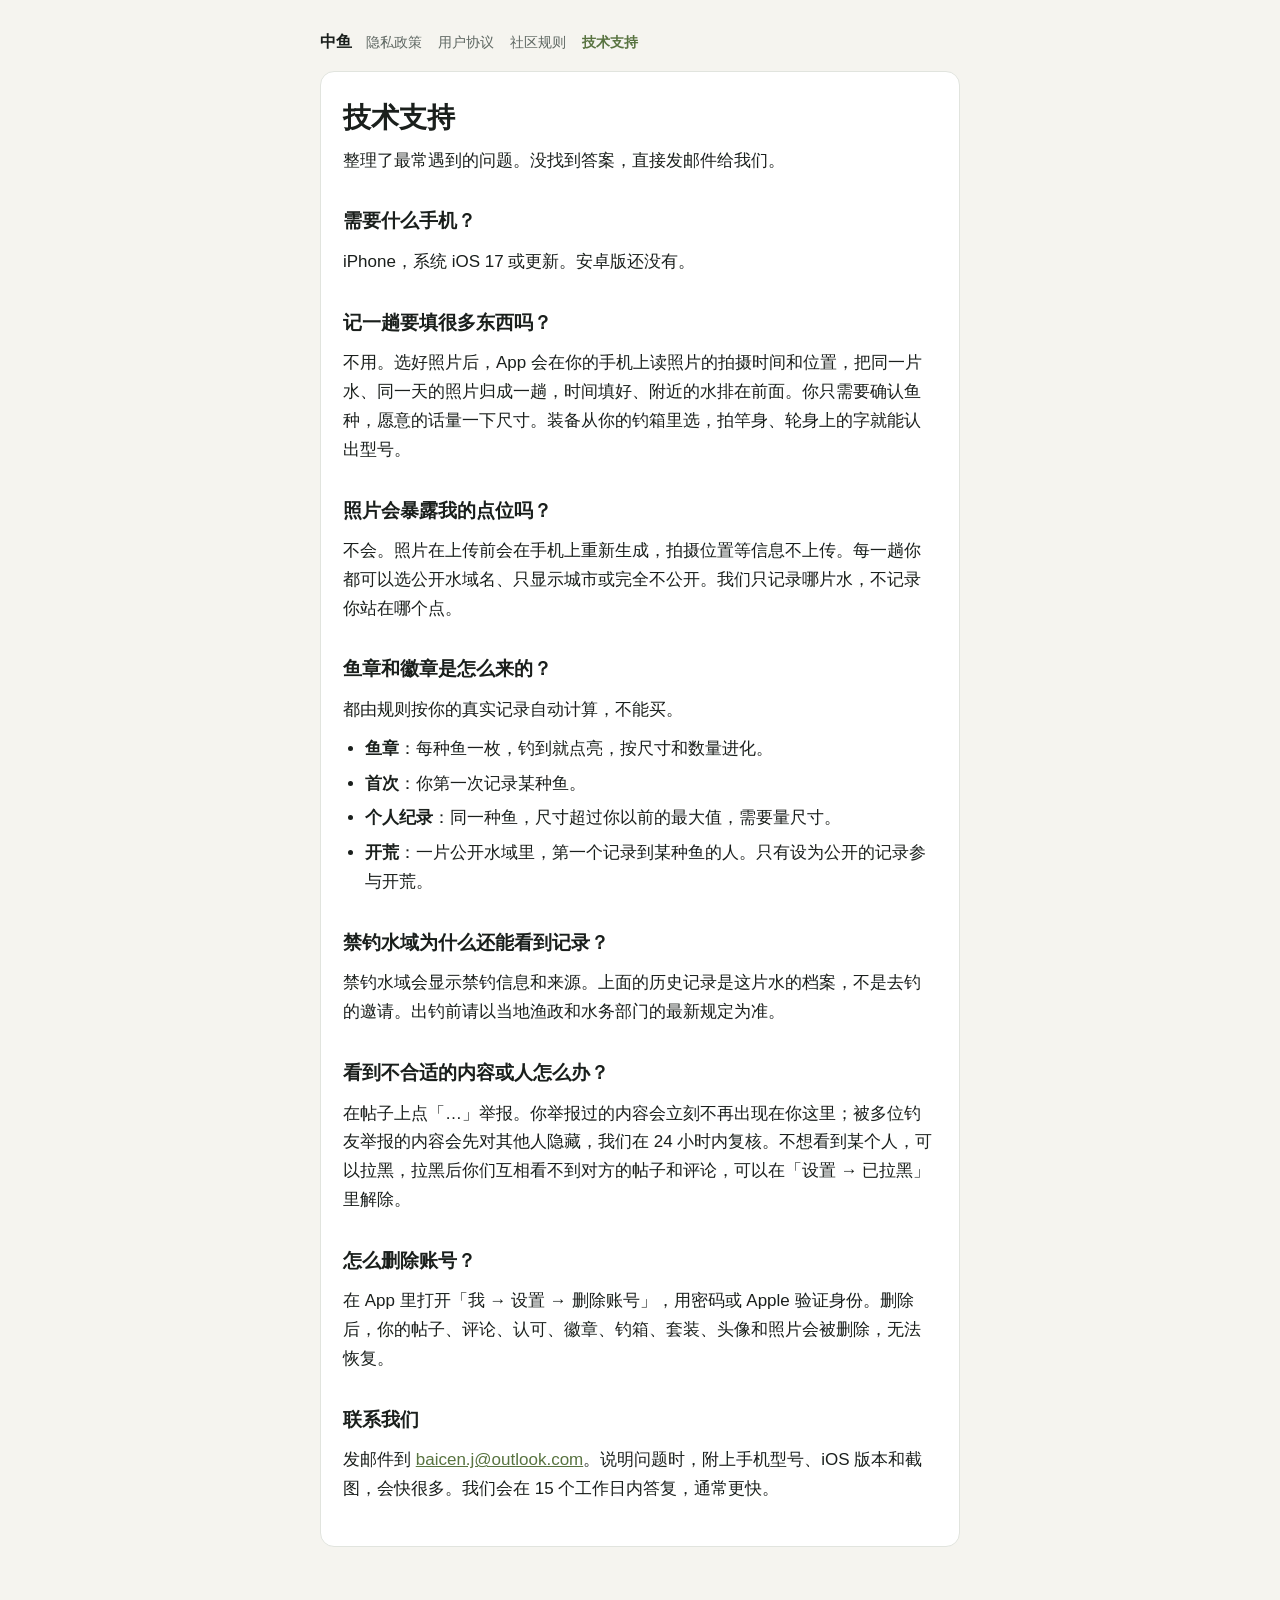
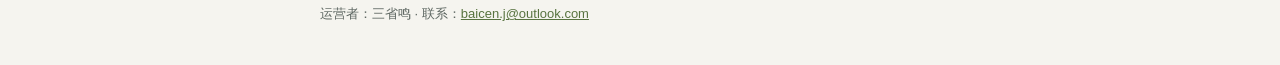
<file: support.html>
<!doctype html><html lang="zh-CN"><head><meta charset="utf-8"><meta http-equiv="refresh" content="0; url=support/"><link rel="canonical" href="https://sgd-shine.github.io/zhongyu-support/support/"><title>跳转中</title></head><body><a href="support/">这页搬到了这里</a></body></html>
</file>
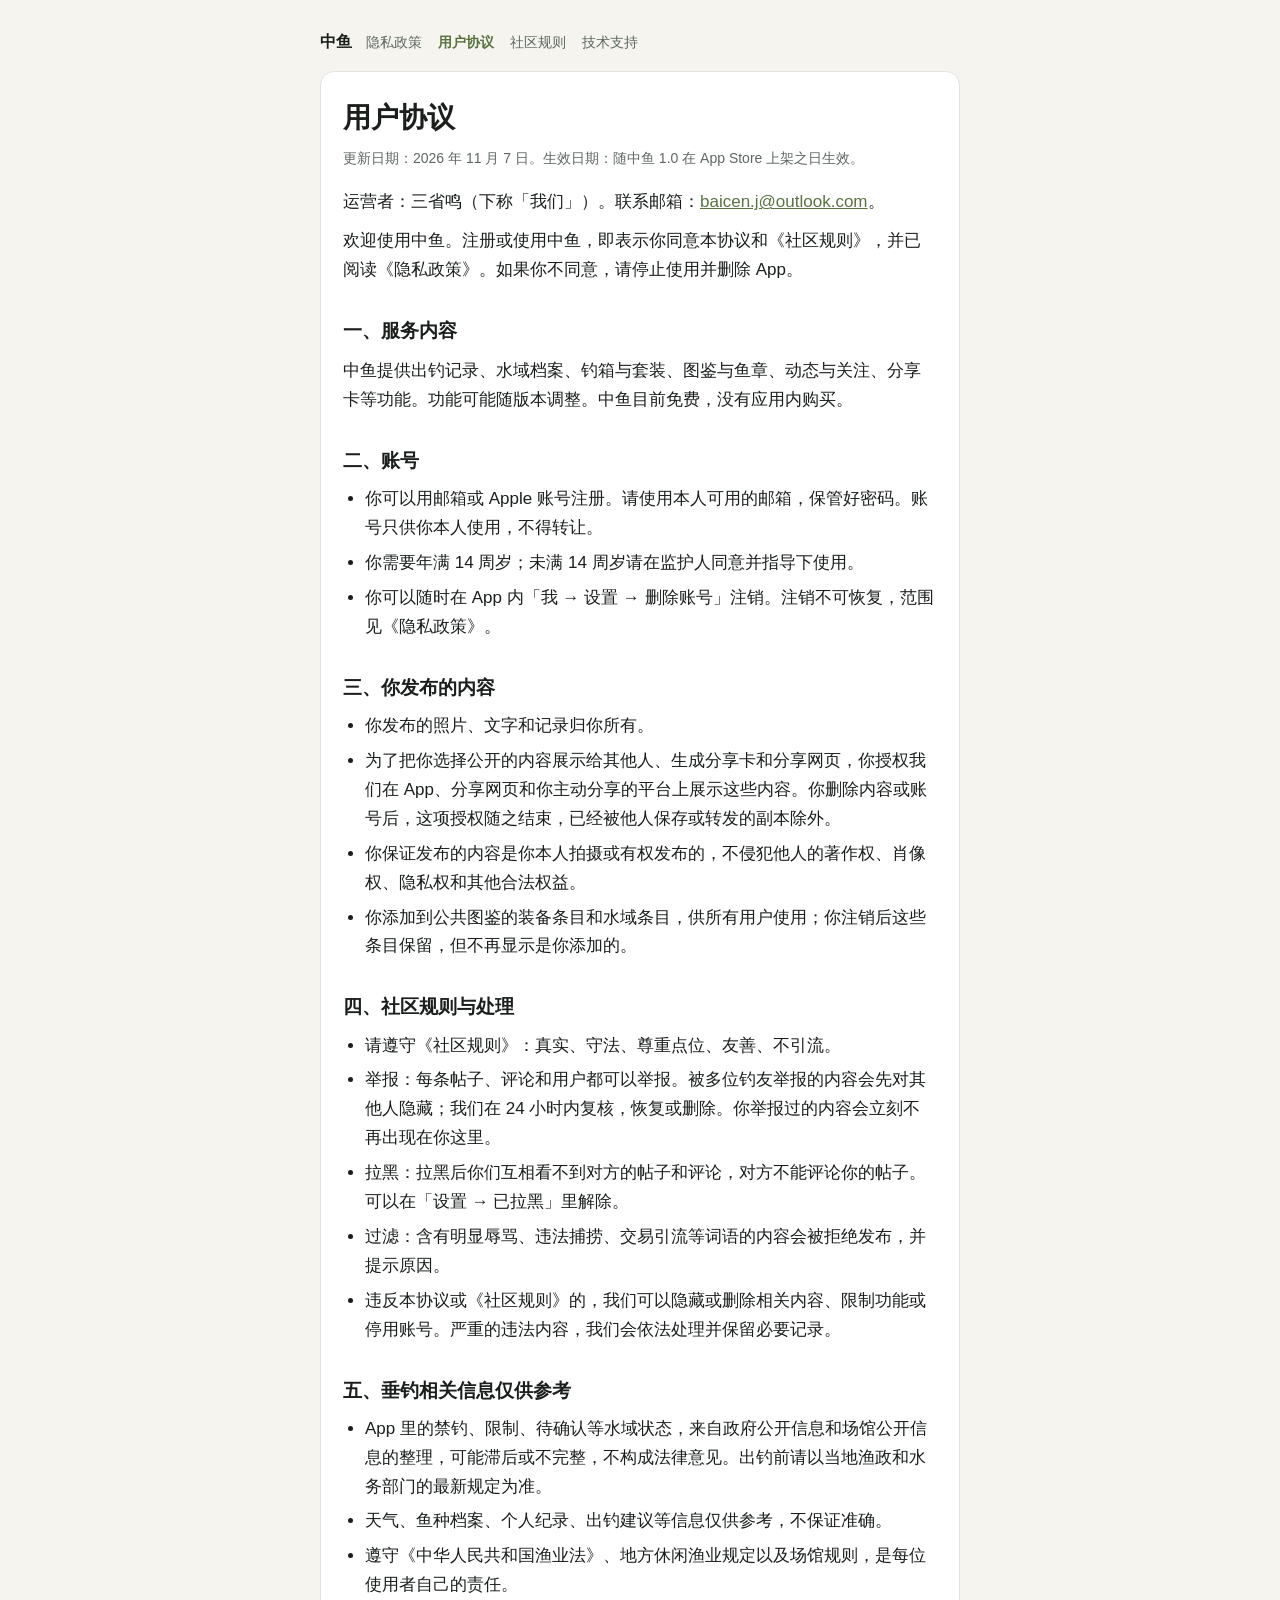
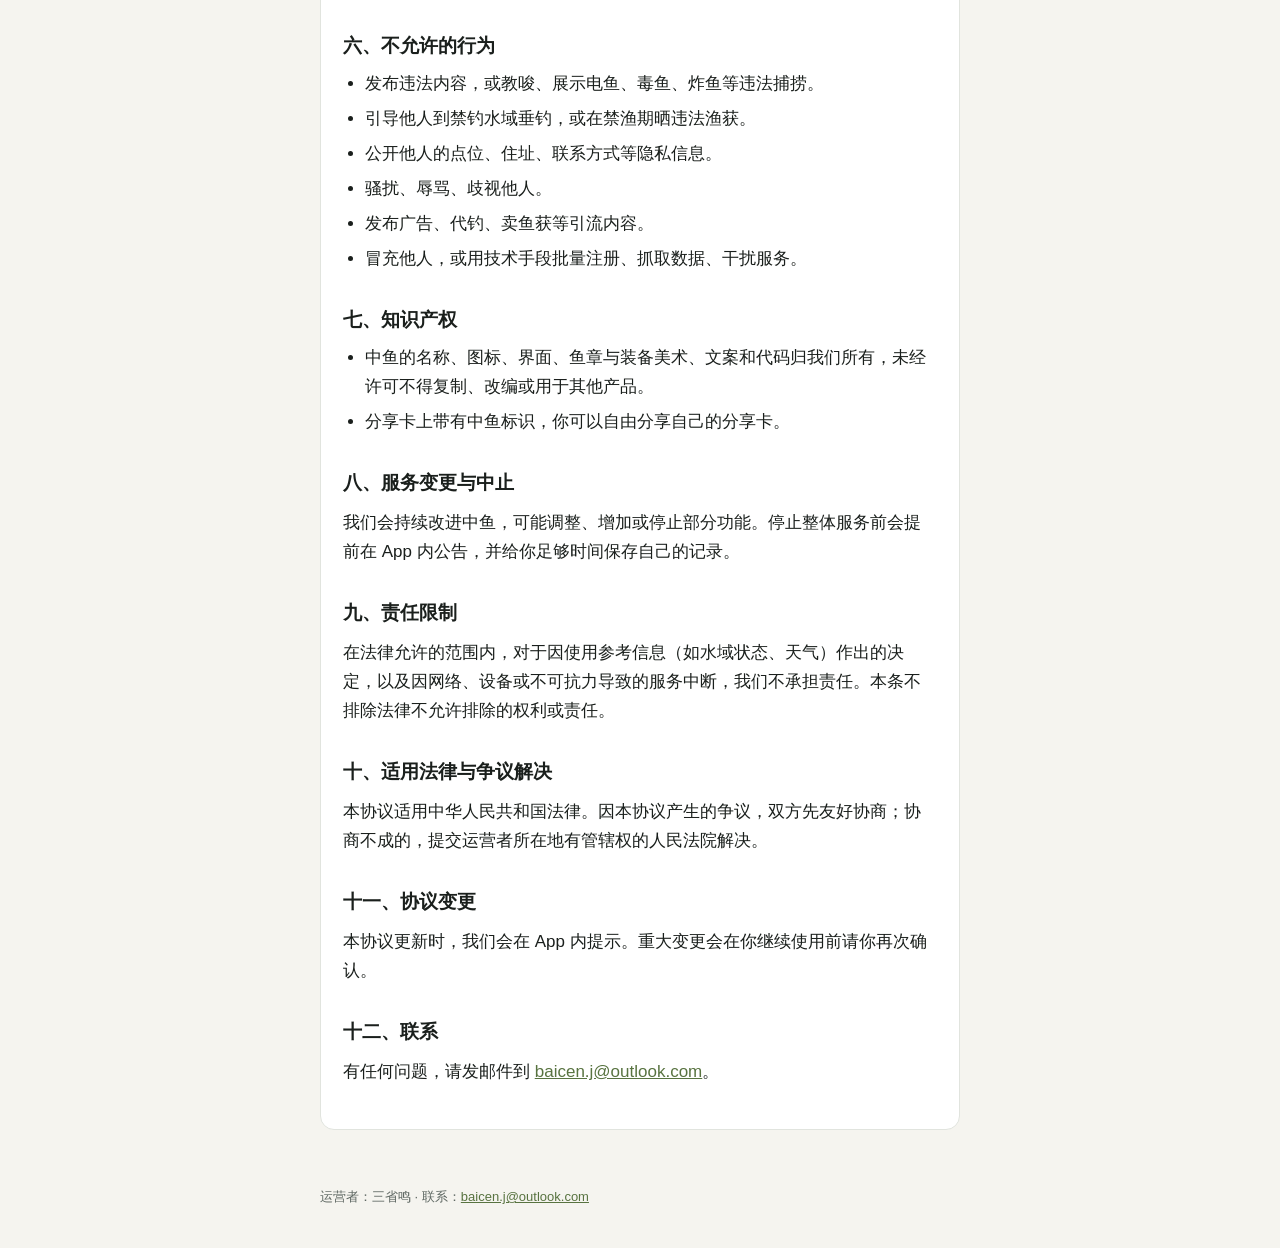
<file: terms.html>
<!doctype html><html lang="zh-CN"><head><meta charset="utf-8"><meta http-equiv="refresh" content="0; url=legal/terms/"><link rel="canonical" href="https://sgd-shine.github.io/zhongyu-support/legal/terms/"><title>跳转中</title></head><body><a href="legal/terms/">这页搬到了这里</a></body></html>
</file>
<file: style.css>
:root{--bg:#F5F4EF;--card:#FFFFFF;--text:#1A1F1C;--muted:#5E6762;--line:#E1E4DE;--accent:#587340}
*{box-sizing:border-box}html{-webkit-text-size-adjust:100%}
body{margin:0;background:var(--bg);color:var(--text);font:17px/1.7 -apple-system,BlinkMacSystemFont,"PingFang SC","Hiragino Sans GB","Helvetica Neue",Arial,sans-serif;padding:env(safe-area-inset-top) env(safe-area-inset-right) env(safe-area-inset-bottom) env(safe-area-inset-left)}
header{max-width:680px;margin:0 auto;padding:28px 20px 0;display:flex;align-items:baseline;gap:14px;flex-wrap:wrap}
header .brand{font-weight:600;color:var(--text);text-decoration:none;font-size:16px}
header nav{display:flex;gap:16px;font-size:14px}header nav a{color:var(--muted);text-decoration:none}header nav a[aria-current]{color:var(--accent);font-weight:600}
main{max-width:680px;margin:16px auto 56px;padding:0 20px}
article{background:var(--card);border:1px solid var(--line);border-radius:14px;padding:28px 22px 32px}
h1{font-size:28px;line-height:1.3;margin:0 0 6px}h2{font-size:19px;margin:30px 0 8px}h3{font-size:16px;color:var(--muted);margin:20px 0 6px;font-weight:600}
p{margin:10px 0}ul{padding-left:22px;margin:8px 0}li{margin:6px 0}a{color:var(--accent)}
.meta{color:var(--muted);font-size:14px;margin-bottom:18px}
footer{max-width:680px;margin:0 auto;padding:0 20px 40px;color:var(--muted);font-size:13px}
.index{display:grid;gap:12px;margin-top:18px}.index a{display:block;background:var(--card);border:1px solid var(--line);border-radius:14px;padding:18px 20px;text-decoration:none;color:var(--text)}
.index a span{display:block;color:var(--muted);font-size:14px;margin-top:4px}
@media (max-width:420px){body{font-size:16px}article{padding:22px 16px 26px}h1{font-size:24px}}
</file>
